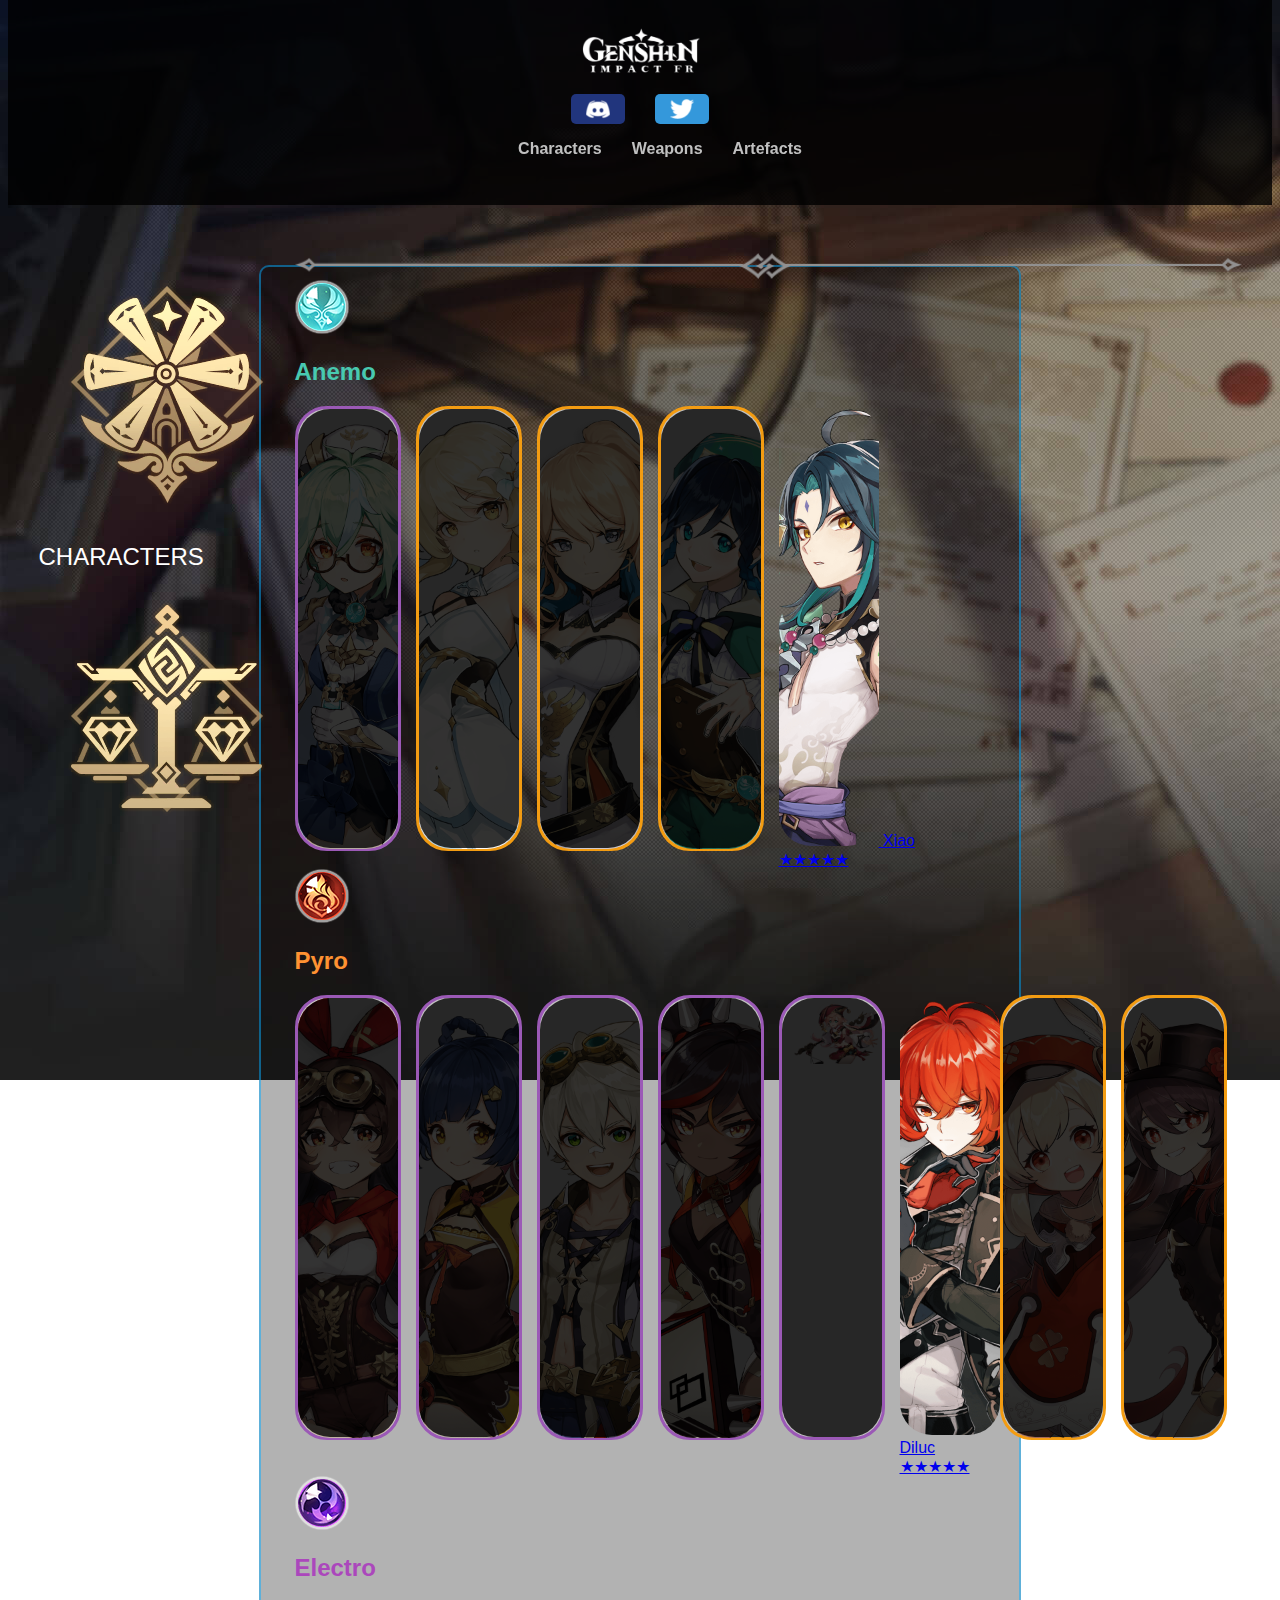
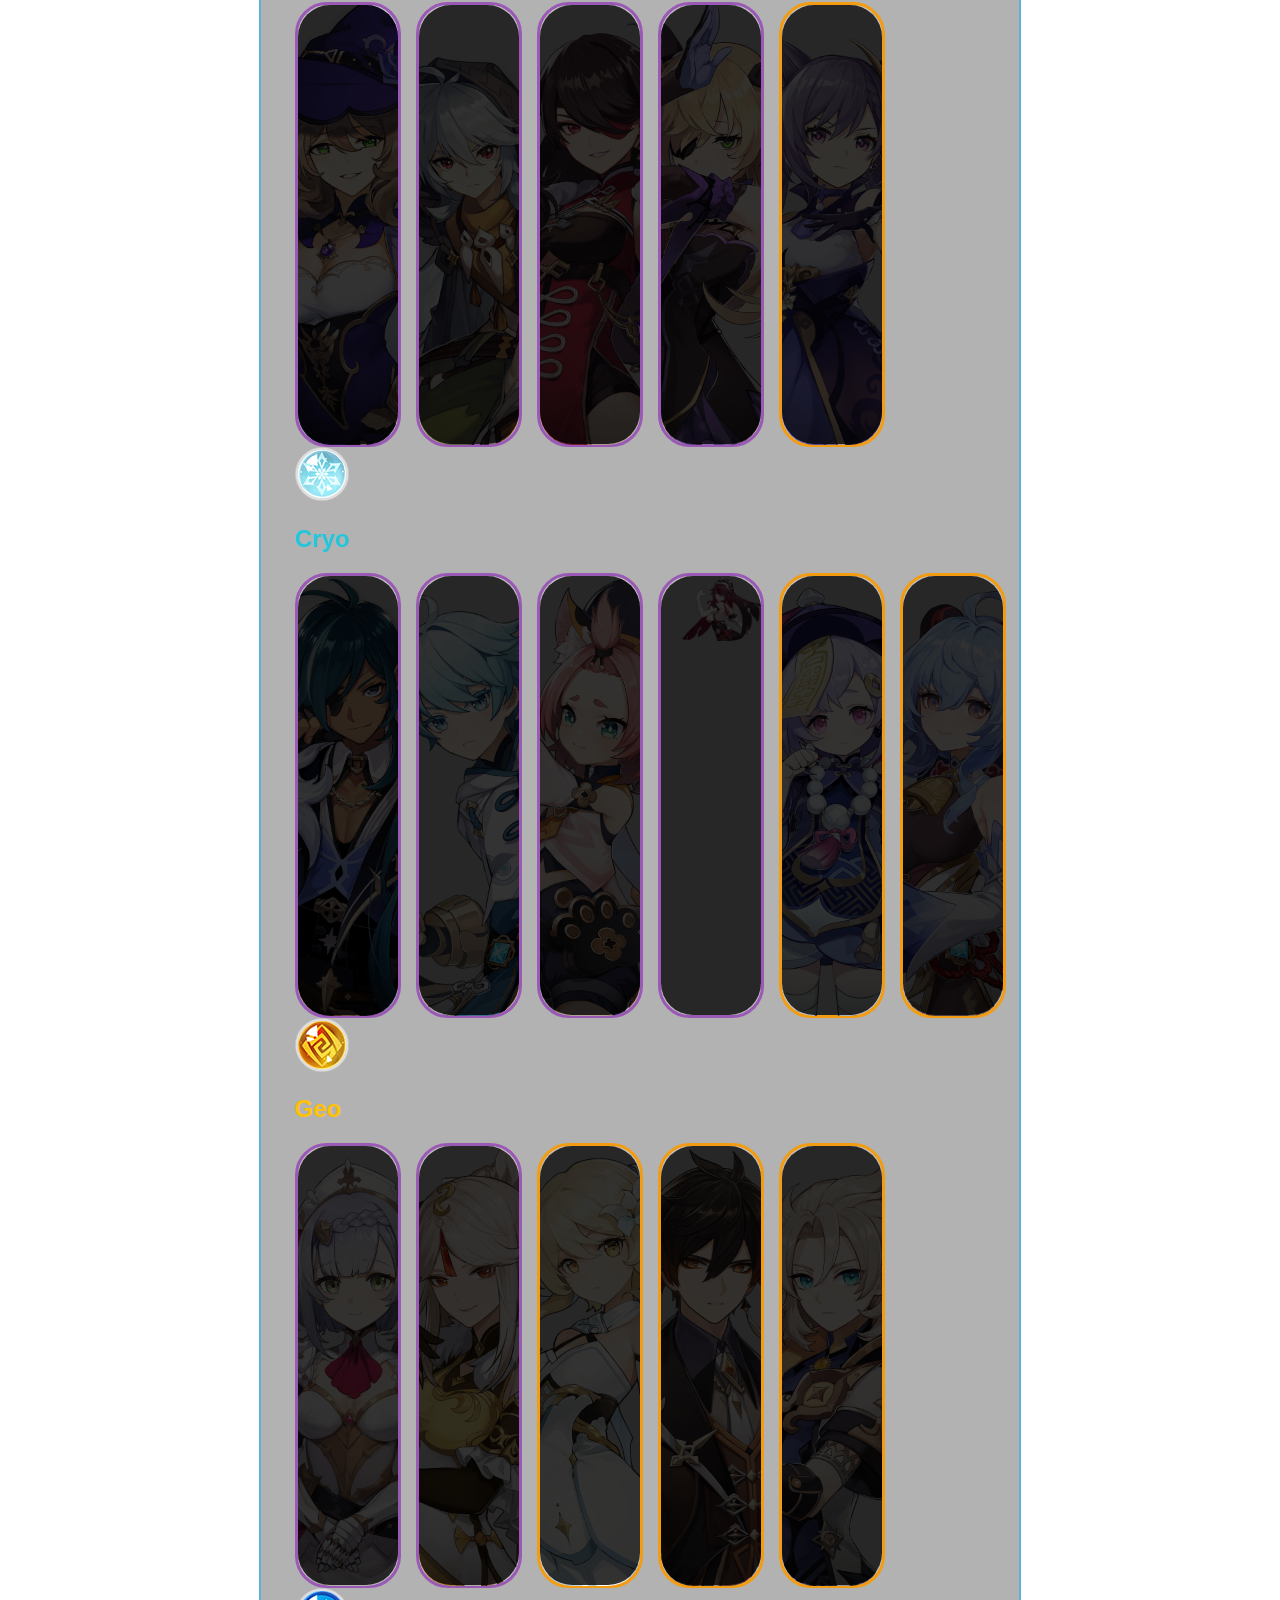
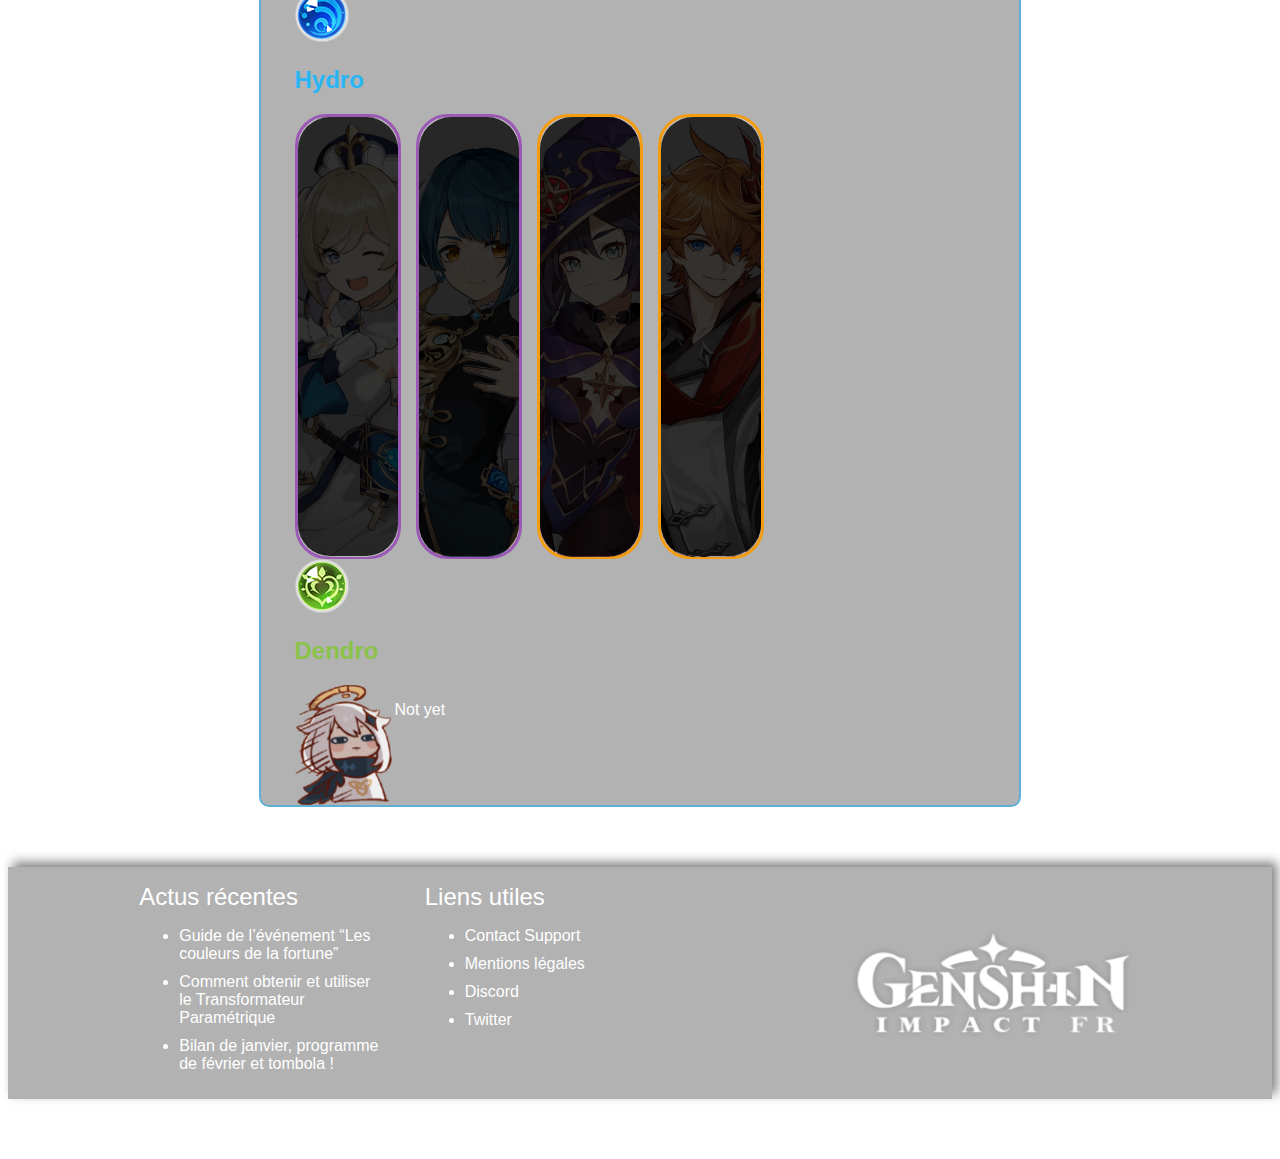
<file: index.HTML>
<!DOCTYPE html>
<html>
<head>
	<meta charset="utf-8">
	<link rel="stylesheet" type="text/css" href="css/index.css">

	<title>Select Characters</title>
</head>
<body>

	<!-- <header> -->
		<div id="entête">
			<img src="img/Logo.png" id="logo_top" class="IMG"><br/>
			<div id="reseaux">
				<img src="img/Discord.png" id="Discord">
				<img src="img/Twitter.png" id="Twitter">
			</div>
			<nav>
				<ul id="menu">
					<li><a href="SelectCharacters.HTML">Characters</a></li>
					<li><a href="">Weapons</a></li>
					<li><a href="">Artefacts</a></li>
				</ul>
			</nav>
		</div>
	<!-- </header> -->

			<section>
				<div class="title_banner">
					<img class="title_logo mondstadt" src="img/UI_Mondstadt.png">
					<div class="name">
						<h1>CHARACTERS</h1>
					</div>
					<img class="title_logo liyue" src="img/UI_Liyue.png">
				</div>

				<div class="description">
					<img src="img/separateur.png" class="separateur_top">


					<div class="contentBox">
						<div class="elementCharacters elementCharacters_anemo">
							<img src="img/UI_Wind.png"/>
							<h2 style="color: #48C9B0">Anemo</h2>
						</div>
						<div class="listCharacters">
							<div class="selectionCharacters4">
								<img src="img/characters/Sucrose.png" class="avatar background_mondstadt">
								<span>
									Sucrose<br>
									★★★★
								</span>
							</div>
							<div class="selectionCharacters5">
								<img src="img/characters/Traveler.png" class="avatar background_mondstadt">
								<span>
									Traveler<br>
									★★★★★
								</span>
							</div>
							<div class="selectionCharacters5">
								<img src="img/characters/Jean.png" class="avatar background_mondstadt">
								<span>
									Jean<br>
									★★★★★
								</span>
							</div>
							<div class="selectionCharacters5">
								<img src="img/characters/Venti.png" class="avatar background_mondstadt">
								<span>
									Venti<br>
									★★★★★
								</span>
							</div>
							<a href="characters/xiaoProfil.html">
								<div class="selectionCharacters5valided">
									<img src="img/characters/Xiao.png" class="avatar background_liyue">
									<span>
										Xiao<br>
									★★★★★
									</span>
								</div>
							</a>
						</div>
					</div>
					
					<div class="contentBox">
						<div class="elementCharacters elementCharacters_pyro">
							<img src="img/UI_Fire.png"/>
							<h2 style="color: #FF9232">Pyro</h2>
						</div>

						<div class="listCharacters">
							<div class="selectionCharacters4">
								<img src="img/characters/Amber.png" class="avatar background_mondstadt">
								<span>
									Amber<br>
									★★★★
								</span>
							</div>
							<div class="selectionCharacters4">
								<img src="img/characters/Xiangling.png" class="avatar background_liyue">
								<span>
									Xiangling<br>
									★★★★
								</span>
							</div>
							<div class="selectionCharacters4">
								<img src="img/characters/Bennett.png" class="avatar background_mondstadt">
								<span>
									Bennett<br>
									★★★★
								</span>
							</div>
							<div class="selectionCharacters4">
								<img src="img/characters/Xinyan.png" class="avatar background_liyue">
								<span>
									Xinyan<br>
									★★★★
								</span>
							</div>
							<div class="selectionCharacters4">
								<img src="img/characters/Yanfei.png" class="avatar background_liyue">
								<span>
									Yanfei<br>
									★★★★
								</span>
							</div>
							<a href="characters/diluc.html">
								<div class="selectionCharacters5valided">
									<img src="img/characters/Diluc.png" class="avatar background_mondstadt">
									<span>
										Diluc<br>
									★★★★★
									</span>
								</div>
							</a>
							<div class="selectionCharacters5">
								<img src="img/characters/Klee.png" class="avatar background_mondstadt">
								<span>
									Klee<br>
									★★★★★
								</span>
							</div>
							<div class="selectionCharacters5">
								<img src="img/characters/Hutao.png" class="avatar background_liyue">
								<span>
									Hu Tao<br>
									★★★★★
								</span>
							</div>
						</div>
					</div>

					<div class="contentBox">
						<div class="elementCharacters elementCharacters_electro">
							<img src="img/UI_Electric.png"/>
							<h2 style="color: #AB47BC">Electro</h2>
						</div>

						<div class="listCharacters">
							<div class="selectionCharacters4">
								<img src="img/characters/Lisa.png" class="avatar background_mondstadt">
								<span>
									Lisa<br>
									★★★★
								</span>
							</div>
							<div class="selectionCharacters4">
								<img src="img/characters/Razor.png" class="avatar background_mondstadt">
								<span>
									Razor<br>
									★★★★
								</span>
							</div>
							<div class="selectionCharacters4">
								<img src="img/characters/Beidou.png" class="avatar background_liyue">
								<span>
									Beidou<br>
									★★★★
								</span>
							</div>
							<div class="selectionCharacters4">
								<img src="img/characters/Fischl.png" class="avatar background_mondstadt">
								<span>
									Fischl<br>
									★★★★
								</span>
							</div>
							<div class="selectionCharacters5">
								<img src="img/characters/Keqing.png" class="avatar background_liyue">
								<span>
									Keqing<br>
									★★★★★
								</span>
							</div>
						</div>
					</div>

					<div class="contentBox">
						<div class="elementCharacters elementCharacters_cryo">
							<img src="img/UI_Ice.png"/>
							<h2 style="color: #26C6DA">Cryo</h2>
						</div>

						<div class="listCharacters">
							<div class="selectionCharacters4">
								<img src="img/characters/Kaeya.png" class="avatar background_mondstadt">
								<span>
									Kaeya<br>
									★★★★
								</span>
							</div>
							<div class="selectionCharacters4">
								<img src="img/characters/Chongyun.png" class="avatar background_liyue">
								<span>
									Chongyun<br>
									★★★★
								</span>
							</div>
							<div class="selectionCharacters4">
								<img src="img/characters/Diona.png" class="avatar background_mondstadt">
								<span>
									Diona<br>
									★★★★
								</span>
							</div>
							<div class="selectionCharacters4">
								<img src="img/characters/Rosalia.png" class="avatar background_mondstadt">
								<span>
									Rosalia<br>
									★★★★
								</span>
							</div>
							<div class="selectionCharacters5">
								<img src="img/characters/Qiqi.png" class="avatar background_liyue">
								<span>
									Qiqi<br>
									★★★★★
								</span>
							</div>
							<div class="selectionCharacters5">
								<img src="img/characters/Ganyu.png" class="avatar background_liyue">
								<span>
									Ganyu<br>
									★★★★★
								</span>
							</div>
						</div>
					</div>

					<div class="contentBox">
						<div class="elementCharacters elementCharacters_geo">
							<img src="img/UI_Rock.png"/>
							<h2 style="color: #FFC107">Geo</h2>
						</div>

						<div class="listCharacters">
							<div class="selectionCharacters4">
								<img src="img/characters/Noelle.png" class="avatar background_mondstadt">
								<span>
									Noelle<br>
									★★★★
								</span>
							</div>
							<div class="selectionCharacters4">
								<img src="img/characters/Ningguang.png" class="avatar background_liyue">
								<span>
									Ningguang<br>
									★★★★
								</span>
							</div>
							<div class="selectionCharacters5">
								<img src="img/characters/Traveler.png" class="avatar background_mondstadt">
								<span>
									Traveler<br>
									★★★★★
								</span>
							</div>
							<div class="selectionCharacters5">
								<img src="img/characters/Zhongli.png" class="avatar background_liyue">
								<span>
									Zhongli<br>
									★★★★★
								</span>
							</div>
							<div class="selectionCharacters5">
								<img src="img/characters/Albedo.png" class="avatar background_mondstadt">
								<span>
									Albedo<br>
									★★★★★
								</span>
							</div>
						</div>
					</div>

					<div class="contentBox">
						<div class="elementCharacters elementCharacters_hydro">
							<img src="img/UI_Water.png"/>
							<h2 style="color: #29B6F6">Hydro</h2>
						</div>

						<div class="listCharacters">
							<div class="selectionCharacters4">
								<img src="img/characters/Barbara.png" class="avatar background_mondstadt">
								<span>
									Barbara<br>
									★★★★
								</span>
							</div>
							<div class="selectionCharacters4">
								<img src="img/characters/Xingqiu.png" class="avatar background_liyue">
								<span>
									Xingqiu<br>
									★★★★
								</span>
							</div>
							<div class="selectionCharacters5">
								<img src="img/characters/Mona.png" class="avatar background_mondstadt">
								<span>
									Mona<br>
									★★★★★
								</span>
							</div>
							<div class="selectionCharacters5">
								<img src="img/characters/Childe.png" class="avatar background_liyue">
								<span>
									Tartaglia<br>
									★★★★★
								</span>
							</div>
						</div>
					</div>

					<div class="contentBox">
						<div class="elementCharacters elementCharacters_dendro">
							<img src="img/UI_Grass.png"/>
							<h2 style="color: #8BC34A">Dendro</h2>
						</div>

						<div class="listCharacters">
							<img src="img/paimonSceptic.png" style="width: 100px; height: 120px;"/>
							<p>Not yet</p> 
						</div>
					</div>
				</div>			
			</section>

	<footer>
			<div id="Actu_liens">
				<div id="Actualites">
					<h1>Actus récentes</h1>
					<ul>
						<li>Guide de l’événement “Les couleurs de la fortune”</li>
						<li>Comment obtenir et utiliser le Transformateur Paramétrique</li>
						<li>Bilan de janvier, programme de février et tombola !</li>
					</ul>
				</div>

				<div id="Liens_utiles">
					<h1>Liens utiles</h1>
					<ul>
						<li>Contact Support</li>
						<li>Mentions légales</li>
						<li>Discord</li>
						<li>Twitter</li>
					</ul>
				</div>
			</div>

			<div id="Logo_bottom">
				<img src="img/Logo.png">
			</div>
		</footer>
		
	<script>
		const accordion = document.getElementsByClassName('contentBox');

		for (i = 0; i<accordion.length; i++){
		  accordion[i].addEventListener('click', function(){
		    this.classList.toggle('active')
		  })
		}
	</script>
</body>
</html>
</file>
<file: css/index.css>
@charset "UTF-8";
body {
  background: url("../img/Background.jpg") no-repeat fixed;
  font-family: 'Open Sans', Arial, sans-serif;
  font-size: 1em;
  color: white; }

h1 {
  font-weight: normal;
  font-size: 1.5em; }

h3 {
  margin-top: -20px; }

table {
  margin-bottom: 30px; }

td {
  width: 90%;
  background-color: rgba(0, 0, 0, 0.5); }

td p {
  line-height: 1.8em;
  padding-left: 5px; }

.separateur {
  display: block;
  width: 90%;
  height: auto;
  margin: auto;
  padding: 20px 0 20px 0; }
  .separateur_top {
    display: block;
    width: 100%;
    margin-top: -15px;
    height: auto;
    position: relative; }

#entête {
  width: 100%;
  height: 190px;
  margin-top: -1%;
  padding-top: 20px;
  background-color: rgba(0, 0, 0, 0.8);
  position: sticky;
  top: -155px;
  z-index: 2; }
  #entête a {
    text-decoration: none;
    color: silver;
    font-weight: bold; }
    #entête a:hover {
      border-bottom: 1px solid silver; }

#reseaux {
  display: flex;
  justify-content: center; }

#Discord {
  padding: 3px 15px 3px 15px;
  background-color: #21357d;
  border-radius: 5px;
  margin-right: 30px;
  transition: transform 0.2s ease-in-out; }
  #Discord:hover {
    transform: scale(1.1);
    background-color: silver; }

#Twitter {
  padding: 3px 15px 3px 15px;
  background-color: #3498DB;
  border-radius: 5px;
  transition: transform 0.2s ease-in-out; }
  #Twitter:hover {
    transform: scale(1.1);
    background-color: silver; }

#logo_top {
  width: 10%;
  height: auto;
  display: block;
  padding-top: 10px;
  margin-left: auto;
  margin-right: auto; }

#menu {
  list-style-type: none;
  display: flex;
  justify-content: center; }
  #menu li {
    padding-left: 15px;
    padding-right: 15px; }

.IMG {
  transition: transform 0.3s ease-in-out; }
  .IMG:hover {
    transform: scale(1.2); }

section {
  display: flex;
  justify-content: center;
  width: 60%;
  margin: auto;
  margin-top: 60px;
  margin-bottom: 60px;
  background-color: rgba(0, 0, 0, 0.3);
  border: 2px solid rgba(10, 173, 255, 0.5);
  border-radius: 10px; }

article {
  width: 100%; }

#menuElements {
  list-style-image: url("GenshinImages/ico_liensexterne.png");
  list-style-type: none;
  width: 240px;
  height: 180px;
  margin-left: -260px;
  margin-right: 15px;
  border: 2px solid rgba(10, 173, 255, 0.5);
  background-color: rgba(0, 0, 0, 0.3);
  border-radius: 10px;
  position: sticky;
  left: 20px;
  top: 20%; }
  #menuElements li {
    padding-bottom: 5px; }
  #menuElements a {
    text-decoration: none;
    color: silver;
    font-weight: bold; }
    #menuElements a:hover {
      color: rgba(10, 173, 255, 0.5); }

#titleBackground {
  display: block;
  width: 100%;
  height: 200px;
  background: url("GenshinImages/listCharacters.jpg") border-box no-repeat 0 -190px;
  background-size: 125%;
  border-radius: 10px 10px 0 0; }

#titleCharacters {
  width: 100%;
  padding: 0 0 20px 130px; }
  #titleCharacters h1 {
    padding-top: 50px;
    font-weight: bold;
    text-shadow: 2px 2px 5px black;
    font-size: 4em;
    font-weight: normal;
    margin-top: 0px;
    color: #0AADFF; }

.margin {
  margin: 0 50px 20px 50px; }

#elementCharacters {
  display: flex; }

.titleElement {
  margin-right: 10px; }

.listCharacters {
  display: flex; }

.avatar {
  width: 100px;
  height: auto;
  border-radius: 2rem; }

.selectionCharacters4 {
  width: 100px;
  height: 439px;
  margin-right: 15px;
  border: 3px solid #9B59B6;
  border-radius: 2rem;
  background: silver;
  cursor: pointer;
  position: relative;
  z-index: 1;
  transition: transform 500ms ease-in-out; }
  .selectionCharacters4 span {
    width: 95px;
    font-size: 1.5rem;
    text-align: center;
    color: rgba(0, 0, 0, 0);
    background-color: rgba(155, 89, 182, 0);
    padding: .3rem;
    z-index: 1;
    position: absolute;
    right: -2px;
    bottom: 7%;
    transform: translateY(-10%);
    transition: transform 600ms, color 500ms, background-color 500ms, text-shadow 500ms ease-in-out; }
  .selectionCharacters4:hover {
    transform: scale(1.05);
    /*&::after {
      opacity: 0;
    }*/ }
    .selectionCharacters4:hover span {
      transform: translateY(0%);
      color: #9b59b6;
      text-shadow: 3px 3px 2px black;
      background-color: #9b59b6; }
  .selectionCharacters4::after {
    content: "";
    position: absolute;
    top: 0;
    right: 0;
    left: 0;
    bottom: 0;
    border-radius: 2rem;
    background: black;
    opacity: 0.8;
    z-index: 2;
    transition: opacity 400ms; }

.selectionCharacters5 {
  width: 100px;
  height: 439px;
  margin-right: 15px;
  border: 3px solid #F39C12;
  border-radius: 2rem;
  background: silver;
  cursor: pointer;
  position: relative;
  z-index: 1;
  transition: transform 500ms ease-in-out; }
  .selectionCharacters5 span {
    width: 95px;
    font-size: 1.5rem;
    text-align: center;
    color: rgba(0, 0, 0, 0);
    background-color: rgba(255, 146, 50, 0);
    padding: .3rem;
    z-index: 1;
    position: absolute;
    right: -2px;
    bottom: 7%;
    transform: translateY(-10%);
    transition: transform 600ms, color 500ms, background-color 500ms, text-shadow 500ms ease-in-out; }
  .selectionCharacters5:hover {
    transform: scale(1.05);
    /*&::after {
      opacity: 0;
    }*/ }
    .selectionCharacters5:hover span {
      transform: translateY(0%);
      color: #f39c12;
      text-shadow: 3px 3px 2px black;
      background-color: #ff9232; }
  .selectionCharacters5::after {
    content: "";
    position: absolute;
    top: 0;
    right: 0;
    left: 0;
    bottom: 0;
    border-radius: 2rem;
    background: black;
    opacity: 0.8;
    z-index: 2;
    transition: opacity 400ms; }

.selectionCharactersDiluc {
  width: 100px;
  height: 439px;
  margin-right: 15px;
  border: 3px solid #F39C12;
  border-radius: 2rem;
  background: silver;
  cursor: pointer;
  position: relative;
  z-index: 1;
  transition: transform 500ms ease-in-out; }
  .selectionCharactersDiluc span {
    width: 95px;
    font-size: 1.5rem;
    text-align: center;
    color: rgba(0, 0, 0, 0);
    background-color: rgba(255, 146, 50, 0);
    padding: .3rem;
    z-index: 1;
    position: absolute;
    right: -2px;
    bottom: 7%;
    transform: translateY(-10%);
    transition: transform 600ms, color 500ms, background-color 500ms, text-shadow 500ms ease-in-out; }
  .selectionCharactersDiluc:hover {
    transform: scale(1.05); }
    .selectionCharactersDiluc:hover span {
      transform: translateY(0%);
      color: #f39c12;
      text-shadow: 3px 3px 2px black;
      background-color: #ff9232; }
    .selectionCharactersDiluc:hover::after {
      opacity: 0; }
  .selectionCharactersDiluc::after {
    content: "";
    position: absolute;
    top: 0;
    right: 0;
    left: 0;
    bottom: 0;
    border-radius: 2rem;
    background: black;
    opacity: 0.3;
    z-index: 2;
    transition: opacity 400ms; }

/*------------------------------------ PIED DE LA PAGE --------------------------------------*/
footer {
  display: flex;
  justify-content: center;
  margin-bottom: 60px;
  background-color: rgba(0, 0, 0, 0.3);
  box-shadow: 5px -5px 10px rgba(10, 10, 10, 0.5); }

#Actu_liens, #Logo_bottom {
  display: flex; }

#Actualites, #Liens_utiles {
  width: 35%;
  padding-right: 40px; }
  #Actualites li, #Liens_utiles li {
    padding-bottom: 10px; }

#Logo_bottom img {
  height: 50%;
  margin: auto; }
</file>
